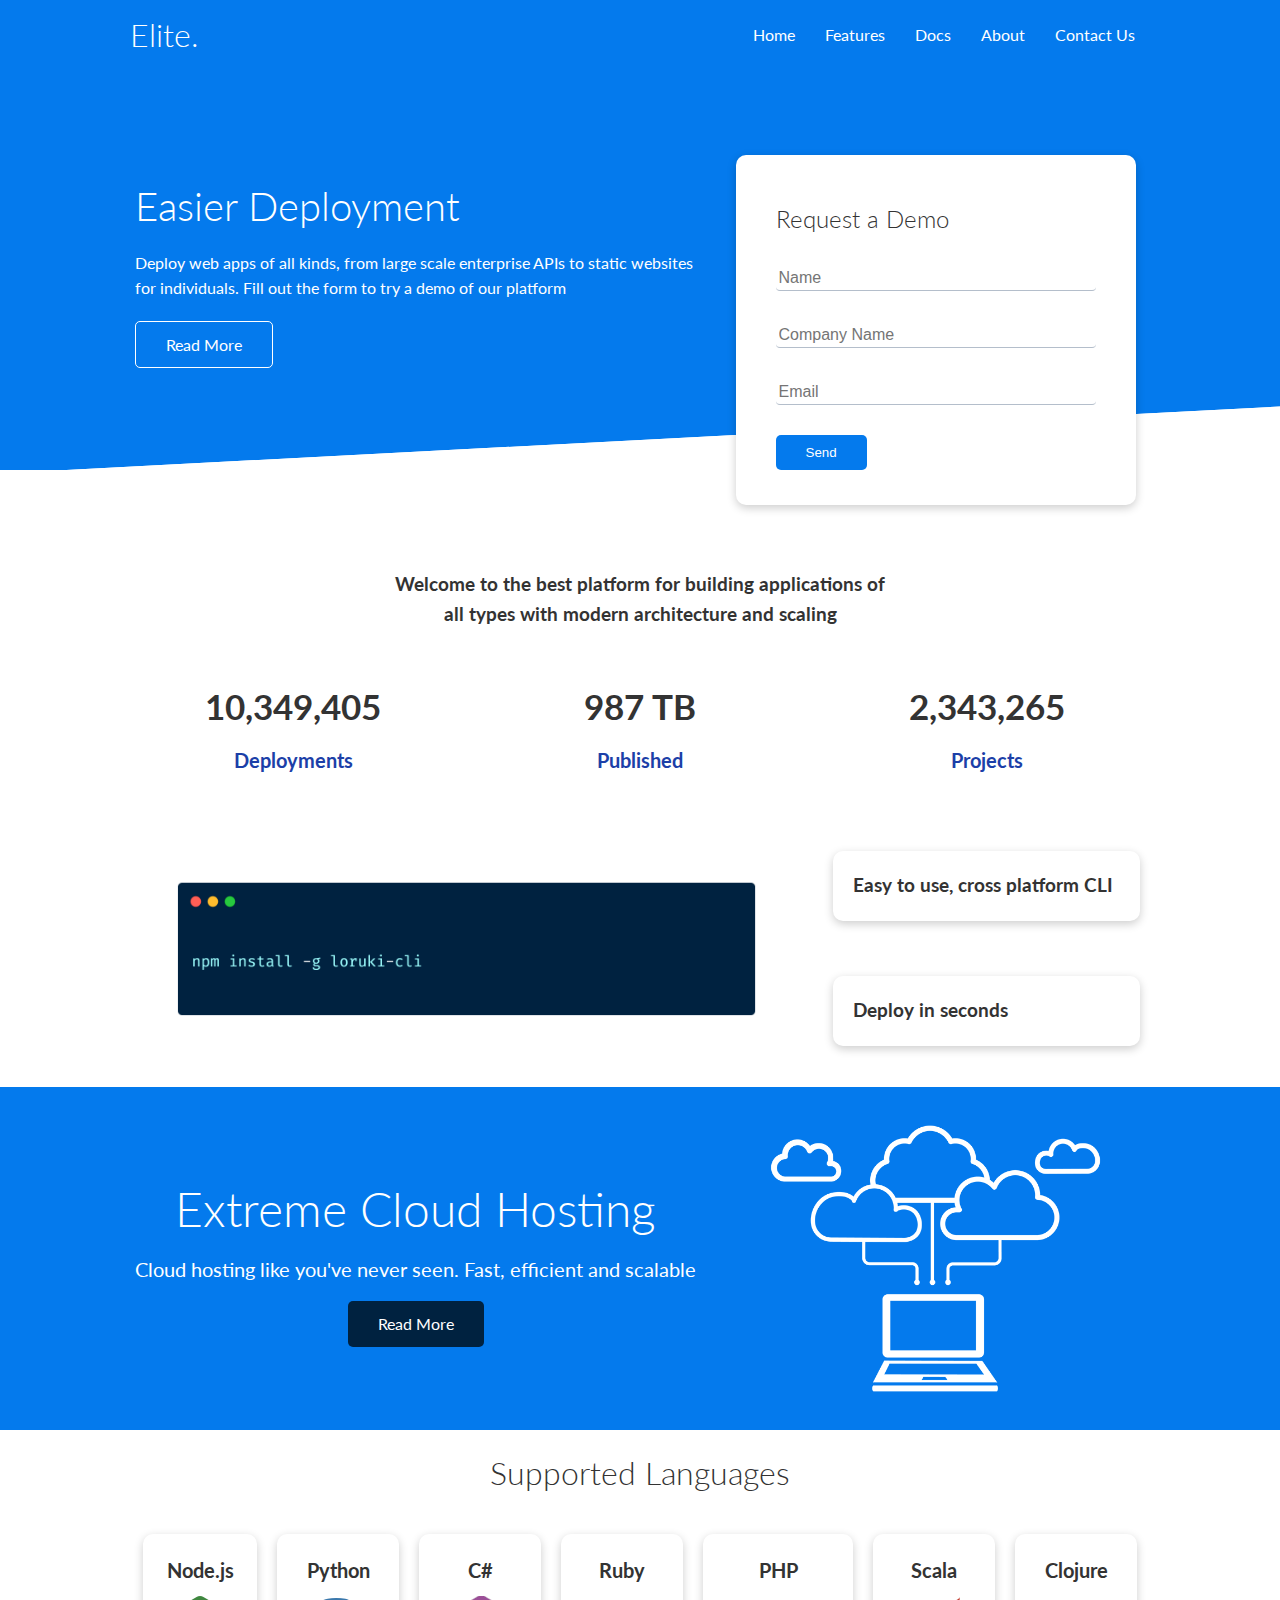
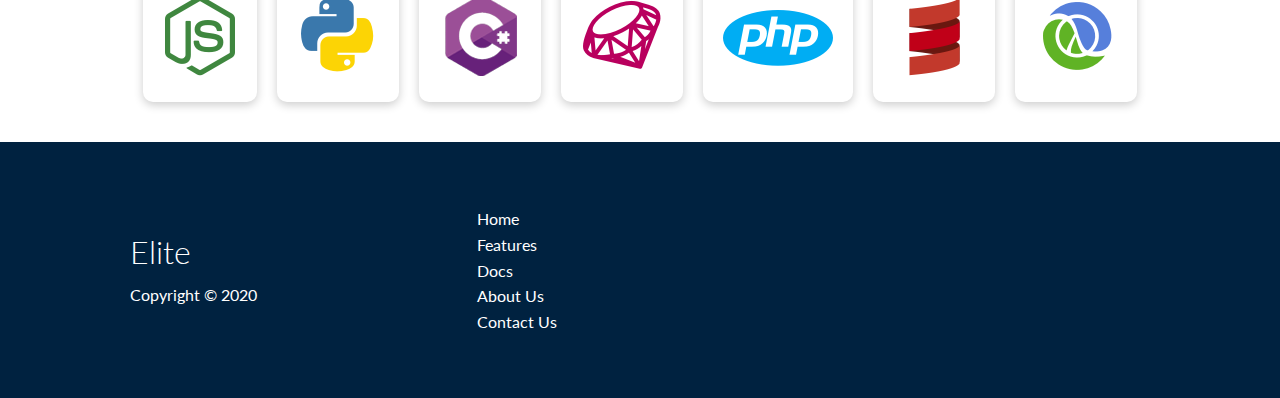
<file: New Assignment/website/index.html>
<!DOCTYPE html>
<html lang="en">
<head>
    <meta charset="UTF-8">
    <meta name="viewport" content="width=device-width, initial-scale=1.0">
    <link rel="stylesheet" href="https://cdnjs.cloudflare.com/ajax/libs/font-awesome/5.15.1/css/all.min.css" integrity="sha512-+4zCK9k+qNFUR5X+cKL9EIR+ZOhtIloNl9GIKS57V1MyNsYpYcUrUeQc9vNfzsWfV28IaLL3i96P9sdNyeRssA==" crossorigin="anonymous" />
    <link rel="stylesheet" href="css/utilities.css">
    <link rel="stylesheet" href="css/style.css">
    <title>Elite | Cloud Hosting For Everyone</title>
</head>
<body>
    <!-- Navbar -->
    <div class="navbar">
        <div class="container flex">
            <h1 class="logo">Elite.</h1>
            <nav>
                <ul>
                    <li><a href="index.html">Home</a></li>
                    <li><a href="features.html">Features</a></li>
                    <li><a href="docs.html">Docs</a></li>
                    <li><a href="about.html">About</a></li>
                    <li><a href="contact.html">Contact Us</a></li>
                </ul>
            </nav>
        </div>
    </div>
    
    <!-- Showcase -->
    <section class="showcase">
        <div class="container grid">
            <div class="showcase-text">
                <h1>Easier Deployment</h1>
                <p>Deploy web apps of all kinds, from large scale enterprise APIs to static websites for individuals. Fill out the form to try a demo of our platform</p>
                <a href="features.html" class="btn btn-outline">Read More</a>
            </div>

            <div class="showcase-form card">
                <h2>Request a Demo</h2>
                 <form>
                    <div class="form-control">
                        <input type="text" name="name" placeholder="Name" required>
                    </div>
                    <div class="form-control">
                        <input type="text" name="company" placeholder="Company Name" required>
                    </div>
                    <div class="form-control">
                        <input type="email" name="email" placeholder="Email" required>
                    </div>
                    <input type="submit" value="Send" class="btn btn-primary">
                </form>
            </div>
        </div>
    </section>

    <!-- Stats -->
    <section class="stats">
        <div class="container">
            <h3 class="stats-heading text-center my-1">
                Welcome to the best platform for building applications of all types with modern architecture and scaling
            </h3>

            <div class="grid grid-3 text-center my-4">
                <div>
                    <i class="fas fa-server fa-3x"></i>
                    <h3>10,349,405</h3>
                    <p class="text-secondary">Deployments</p>
                </div>
                <div>
                    <i class="fas fa-upload fa-3x"></i>
                    <h3>987 TB</h3>
                    <p class="text-secondary">Published</p>
                </div>
                <div>
                    <i class="fas fa-project-diagram fa-3x"></i>
                    <h3>2,343,265</h3>
                    <p class="text-secondary">Projects</p>
                </div>
            </div>
        </div>
    </section>

    <!-- Cli -->
    <section class="cli">
        <div class="container grid">
            <img src="images/cli.png" alt="">
            <div class="card">
                <h3>Easy to use, cross platform CLI</h3>
            </div>
            <div class="card">
                <h3>Deploy in seconds</h3>
            </div>
        </div>
    </section>

    <!-- Cloud -->
    <section class="cloud bg-primary my-2 py-2">
        <div class="container grid">
            <div class="text-center">
                <h2 class="lg">Extreme Cloud Hosting</h2>
                <p class="lead my-1">Cloud hosting like you've never seen. Fast, efficient and scalable</p>
                <a href="features.html" class="btn btn-dark">Read More</a>
            </div>
            <img src="images/cloud.png" alt="">
        </div>
    </section>

    <!-- Languages -->
    <section class="languages">
        <h2 class="md text-center my-2">
            Supported Languages
        </h2>
        <div class="container flex">
            <div class="card">
                <h4>Node.js</h4>
                <img src="images/logos/node.png" alt="">
            </div>
            <div class="card">
                <h4>Python</h4>
                <img src="images/logos/python.png" alt="">
              </div>
              <div class="card">
                <h4>C#</h4>
                <img src="images/logos/csharp.png" alt="">
              </div>
              <div class="card">
                <h4>Ruby</h4>
                <img src="images/logos/ruby.png" alt="">
              </div>
              <div class="card">
                <h4>PHP</h4>
                <img src="images/logos/php.png" alt="">
              </div>
              <div class="card">
                <h4>Scala</h4>
                <img src="images/logos/scala.png" alt="">
              </div>
              <div class="card">
                <h4>Clojure</h4>
                <img src="images/logos/clojure.png" alt="">
              </div>
        </div>
    </section>

    <!-- Footer -->
    <footer class="footer bg-dark py-5">
        <div class="container grid grid-3">
            <div>
                <h1>Elite
                </h1>
                <p>Copyright &copy; 2020</p>
            </div>
            <nav>
                <ul>
                    <li><a href="index.html">Home</a></li>
                    <li><a href="features.html">Features</a></li>
                    <li><a href="docs.html">Docs</a></li>
                    <li><a href="about.html">About Us</a></li>
                    <li><a href="contact.html">Contact Us</a></li>
                </ul>
            </nav>
            <div class="social">
                <a href="#"><i class="fab fa-github fa-2x"></i></a>
                <a href="#"><i class="fab fa-facebook fa-2x"></i></a>
                <a href="#"><i class="fab fa-instagram fa-2x"></i></a>
                <a href="#"><i class="fab fa-twitter fa-2x"></i></a>
            </div>
        </div>
    </footer>
</body>
</html>
</file>
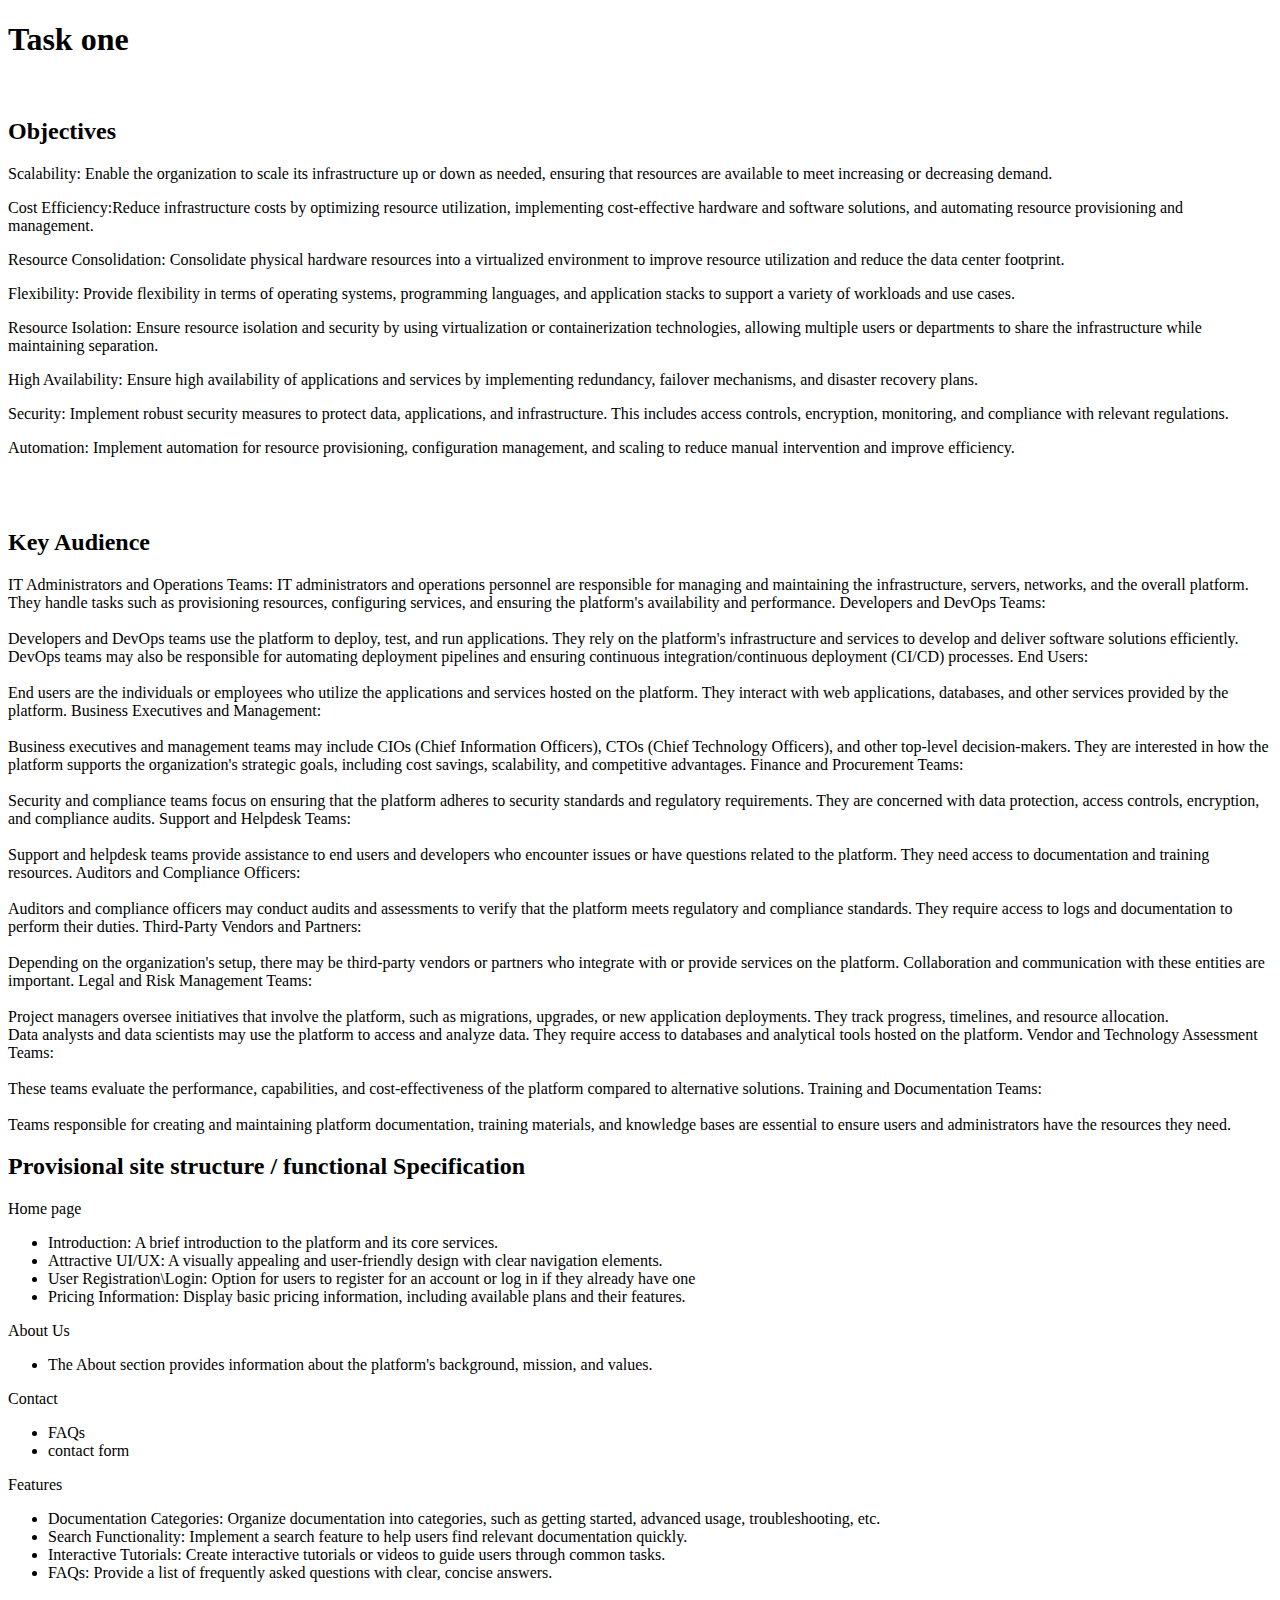
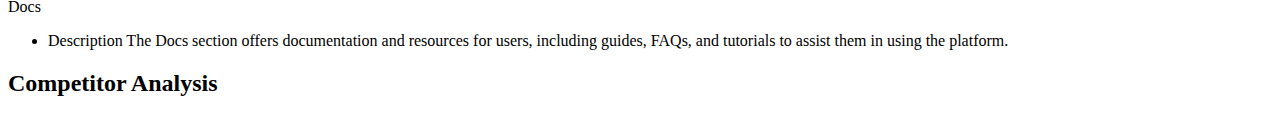
<file: New Assignment/Specification/STU117832_specification.html>
<!DOCTYPE html>
<html lang="en">

<head>
    <meta charset="UTF-8">
    <meta name="viewport" content="width=device-width, initial-scale=1.0">
    <title>Specification</title>
</head>

<body>
    <h1>Task one</h1>
    <br>
    <h2>Objectives</h2>
    <p><span>Scalability:</span> Enable the organization to scale its infrastructure up or down as needed, ensuring that
        resources are available to meet increasing or decreasing demand.</p>
    <p><span>Cost Efficiency:</span>Reduce infrastructure costs by optimizing resource utilization, implementing
        cost-effective hardware and software solutions, and automating resource provisioning and management.</p>
    <p><span>Resource Consolidation: </span> Consolidate physical hardware resources into a virtualized environment to
        improve resource utilization and reduce the data center footprint.</p>
    <p>Flexibility: Provide flexibility in terms of operating systems, programming languages, and application stacks to
        support a variety of workloads and use cases.</p>
    <p>Resource Isolation: Ensure resource isolation and security by using virtualization or containerization
        technologies, allowing multiple users or departments to share the infrastructure while maintaining separation.
    </p>
    <p>High Availability: Ensure high availability of applications and services by implementing redundancy, failover
        mechanisms, and disaster recovery plans.</p>
    <p>Security: Implement robust security measures to protect data, applications, and infrastructure. This includes
        access controls, encryption, monitoring, and compliance with relevant regulations.</p>
    <p>Automation: Implement automation for resource provisioning, configuration management, and scaling to reduce
        manual intervention and improve efficiency.</p>

    <br>
    <br>

    <h2>Key Audience</h2>
    <p>IT Administrators and Operations Teams:

        IT administrators and operations personnel are responsible for managing and maintaining the infrastructure,
        servers, networks, and the overall platform. They handle tasks such as provisioning resources, configuring
        services, and ensuring the platform's availability and performance.
        Developers and DevOps Teams: <br><br>

        Developers and DevOps teams use the platform to deploy, test, and run applications. They rely on the platform's
        infrastructure and services to develop and deliver software solutions efficiently. DevOps teams may also be
        responsible for automating deployment pipelines and ensuring continuous integration/continuous deployment
        (CI/CD) processes.
        End Users: <br><br>

        End users are the individuals or employees who utilize the applications and services hosted on the platform.
        They interact with web applications, databases, and other services provided by the platform.
        Business Executives and Management: <br><br>

        Business executives and management teams may include CIOs (Chief Information Officers), CTOs (Chief Technology
        Officers), and other top-level decision-makers. They are interested in how the platform supports the
        organization's strategic goals, including cost savings, scalability, and competitive advantages.
        Finance and Procurement Teams: <br><br>

        Security and compliance teams focus on ensuring that the platform adheres to security standards and regulatory
        requirements. They are concerned with data protection, access controls, encryption, and compliance audits.
        Support and Helpdesk Teams: <br><br>

        Support and helpdesk teams provide assistance to end users and developers who encounter issues or have questions
        related to the platform. They need access to documentation and training resources.
        Auditors and Compliance Officers: <br><br>

        Auditors and compliance officers may conduct audits and assessments to verify that the platform meets regulatory
        and compliance standards. They require access to logs and documentation to perform their duties.
        Third-Party Vendors and Partners: <br><br>

        Depending on the organization's setup, there may be third-party vendors or partners who integrate with or
        provide services on the platform. Collaboration and communication with these entities are important.
        Legal and Risk Management Teams: <br><br>

        Project managers oversee initiatives that involve the platform, such as migrations, upgrades, or new application
        deployments. They track progress, timelines, and resource allocation. <br>

        Data analysts and data scientists may use the platform to access and analyze data. They require access to
        databases and analytical tools hosted on the platform.
        Vendor and Technology Assessment Teams: <br><br>

        These teams evaluate the performance, capabilities, and cost-effectiveness of the platform compared to
        alternative solutions.
        Training and Documentation Teams: <br><br>

        Teams responsible for creating and maintaining platform documentation, training materials, and knowledge bases
        are essential to ensure users and administrators have the resources they need.
    </p>

    <h2>Provisional site structure / functional Specification</h2>

    <p>Home page</p>
    <ul>
        <li> Introduction: A brief introduction to the platform and its core services.</li>
        <li> Attractive UI/UX: A visually appealing and user-friendly design with clear navigation elements.</li>
        <li> User Registration\Login: Option for users to register for an account or log in if they already have one
        </li>
        <li>Pricing Information: Display basic pricing information, including available plans and their features.</li>
    </ul>
    <p>About Us</p>
    <ul>
        <li>The About section provides information about the platform's background, mission, and values.</li>
    </ul>


    <p>Contact </p>
    <ul>
        <li>FAQs</li>
        <li>contact form</li>
    </ul>
    <p>Features</p>
    <ul>
        <li> Documentation Categories: Organize documentation into categories, such as getting started, advanced usage,
            troubleshooting, etc.</li>
        <li> Search Functionality: Implement a search feature to help users find relevant documentation quickly.</li>
        <li> Interactive Tutorials: Create interactive tutorials or videos to guide users through common tasks.</li>
        <li> FAQs: Provide a list of frequently asked questions with clear, concise answers.</li>
    </ul>
    <p>Docs</p>
    <ul>
        <li>Description
            The Docs section offers documentation and resources for users, including guides, FAQs, and tutorials to
            assist them in using the platform.</li>
    </ul>

    <h2>Competitor Analysis</h2>

</body>

</html>
</file>
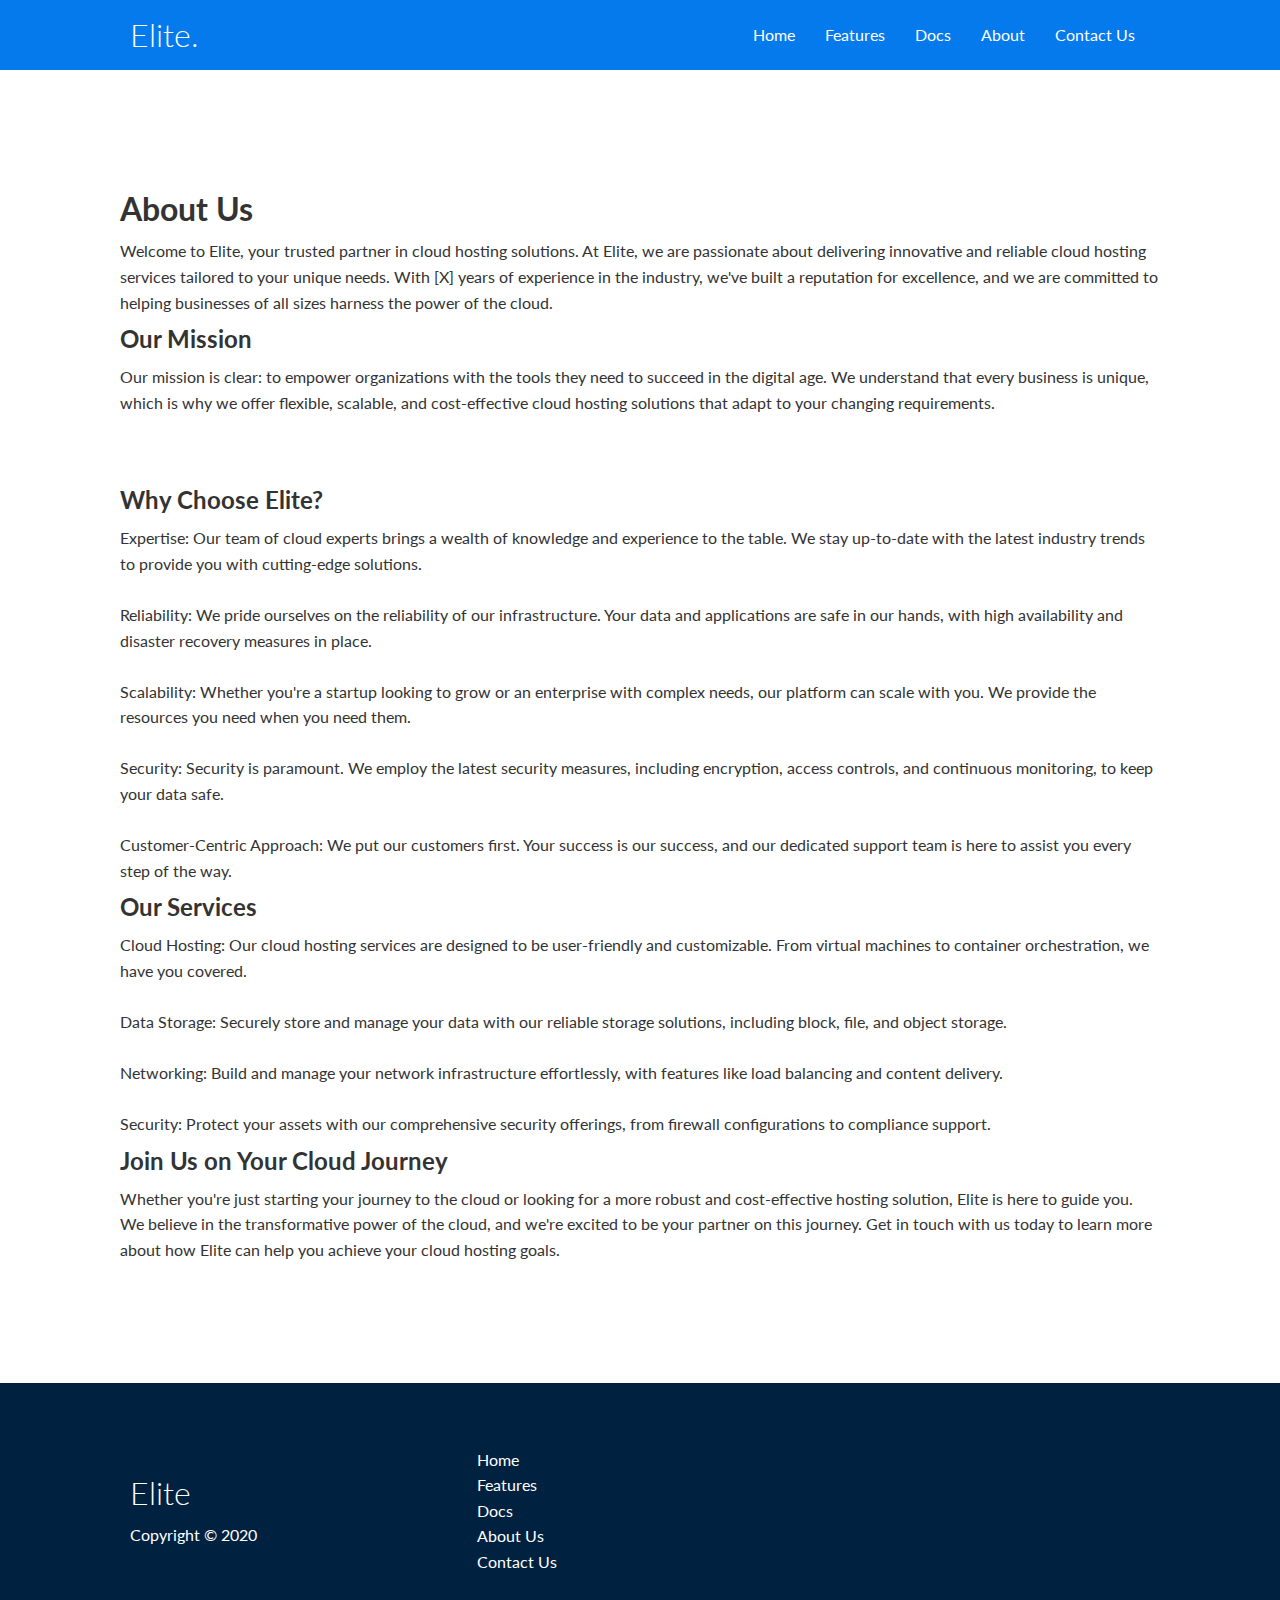
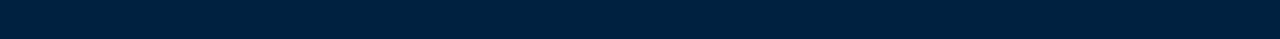
<file: New Assignment/website/about.html>
<!DOCTYPE html>
<html lang="en">

<head>
    <meta charset="UTF-8">
    <meta name="viewport" content="width=device-width, initial-scale=1.0">
    <link rel="stylesheet" href="https://cdnjs.cloudflare.com/ajax/libs/font-awesome/5.15.1/css/all.min.css"
        integrity="sha512-+4zCK9k+qNFUR5X+cKL9EIR+ZOhtIloNl9GIKS57V1MyNsYpYcUrUeQc9vNfzsWfV28IaLL3i96P9sdNyeRssA=="
        crossorigin="anonymous" />
    <link rel="stylesheet" href="css/utilities.css">
    <link rel="stylesheet" href="css/style.css">
    <title>Elite | Cloud Hosting For Everyone</title>
</head>

<body>
    <!-- Navbar -->
    <div class="navbar">
        <div class="container flex">
            <h1 class="logo">Elite.</h1>
            <nav>
                <ul>
                    <li><a href="index.html">Home</a></li>
                    <li><a href="features.html">Features</a></li>
                    <li><a href="docs.html">Docs</a></li>
                    <li><a href="about.html">About</a></li>
                    <li><a href="contact.html">Contact Us</a></li>
                </ul>
            </nav>
        </div>
    </div>
    <div style="margin: 120px;">
    <h1 style="font-weight: bolder;">About Us</h1>
    <p>Welcome to Elite, your trusted partner in cloud hosting solutions.

        At Elite, we are passionate about delivering innovative and reliable cloud hosting services tailored
        to your unique needs. With [X] years of experience in the industry, we've built a reputation for excellence, and
        we are committed to helping businesses of all sizes harness the power of the cloud.</p>

    <h2 style="font-weight: bolder;">Our Mission</h2>
    <p>Our mission is clear: to empower organizations with the tools they need to succeed in the digital age. We
        understand that every business is unique, which is why we offer flexible, scalable, and cost-effective cloud
        hosting solutions that adapt to your changing requirements.</p>
    <br>
    <br>
    <h2 style="font-weight: bolder;">Why Choose Elite?</h2>
    <ul>
        <li>Expertise: Our team of cloud experts brings a wealth of knowledge and experience to the table. We stay
            up-to-date with the latest industry trends to provide you with cutting-edge solutions.</li><br>
        <li>Reliability: We pride ourselves on the reliability of our infrastructure. Your data and applications are
            safe in our hands, with high availability and disaster recovery measures in place.</li><br>
        <li>Scalability: Whether you're a startup looking to grow or an enterprise with complex needs, our platform can
            scale with you. We provide the resources you need when you need them.</li><br>
        <li>Security: Security is paramount. We employ the latest security measures, including encryption, access
            controls, and continuous monitoring, to keep your data safe.</li><br>
        <li>Customer-Centric Approach: We put our customers first. Your success is our success, and our dedicated
            support team is here to assist you every step of the way.</li>
    </ul>
    <h2 style="font-weight: bolder;">Our Services</h2>
    <ul>
        <li>Cloud Hosting: Our cloud hosting services are designed to be user-friendly and customizable. From virtual
            machines to container orchestration, we have you covered.</li><br>
        <li>Data Storage: Securely store and manage your data with our reliable storage solutions, including block,
            file, and object storage.</li><br>
        <li>Networking: Build and manage your network infrastructure effortlessly, with features like load balancing and
            content delivery.</li><br>
        <li>Security: Protect your assets with our comprehensive security offerings, from firewall configurations to
            compliance support.</li>
    </ul>
    <h2 style="font-weight: bolder;">Join Us on Your Cloud Journey</h2>
    <p>Whether you're just starting your journey to the cloud or looking for a more robust and cost-effective hosting
        solution, Elite is here to guide you. We believe in the transformative power of the cloud, and we're
        excited to be your partner on this journey.

        Get in touch with us today to learn more about how Elite can help you achieve your cloud hosting
        goals.

    </p>
</div>
    <!-- Footer -->
    <footer class="footer bg-dark py-5">
        <div class="container grid grid-3">
            <div>
                <h1>Elite
                </h1>
                <p>Copyright &copy; 2020</p>
            </div>
            <nav>
                <ul>
                    <li><a href="index.html">Home</a></li>
                    <li><a href="features.html">Features</a></li>
                    <li><a href="docs.html">Docs</a></li>
                    <li><a href="about.html">About Us</a></li>
                    <li><a href="contact.html">Contact Us</a></li>
                </ul>
            </nav>
            <div class="social">
                <a href="#"><i class="fab fa-github fa-2x"></i></a>
                <a href="#"><i class="fab fa-facebook fa-2x"></i></a>
                <a href="#"><i class="fab fa-instagram fa-2x"></i></a>
                <a href="#"><i class="fab fa-twitter fa-2x"></i></a>
            </div>
        </div>
    </footer>
</body>

</html>
</file>
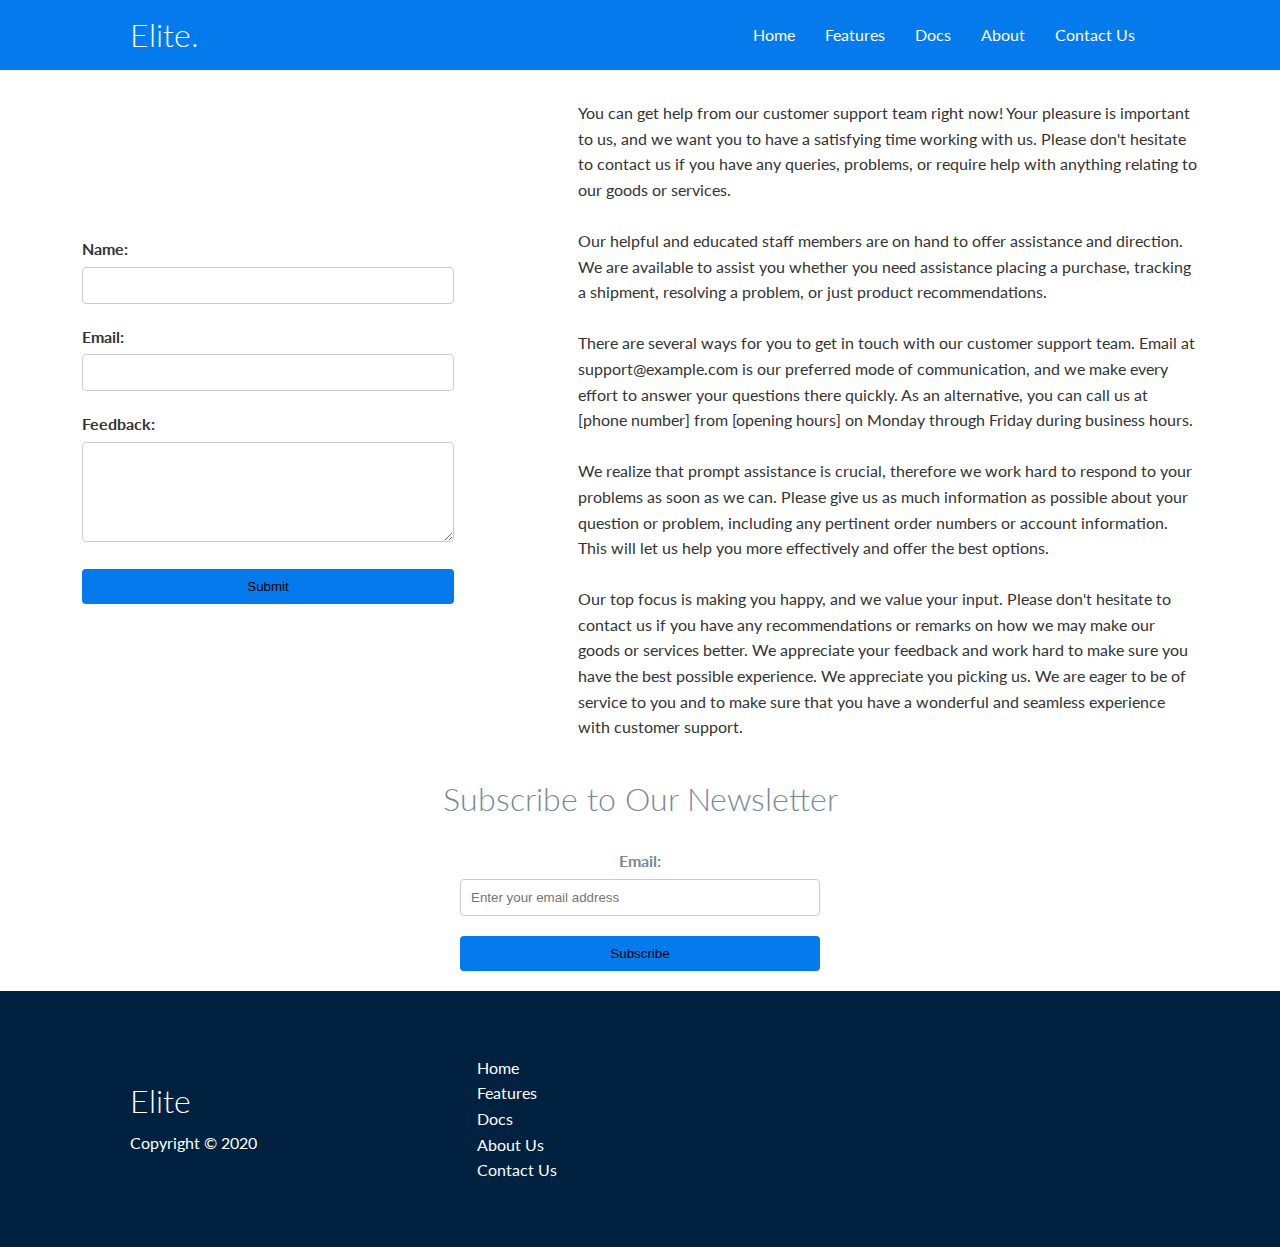
<file: New Assignment/website/contact.html>
<!DOCTYPE html>
<html lang="en">

<head>
    <meta charset="UTF-8">
    <meta name="viewport" content="width=device-width, initial-scale=1.0">
    <link rel="stylesheet" href="https://cdnjs.cloudflare.com/ajax/libs/font-awesome/5.15.1/css/all.min.css"
        integrity="sha512-+4zCK9k+qNFUR5X+cKL9EIR+ZOhtIloNl9GIKS57V1MyNsYpYcUrUeQc9vNfzsWfV28IaLL3i96P9sdNyeRssA=="
        crossorigin="anonymous" />
    <link rel="stylesheet" href="css/utilities.css">
    <link rel="stylesheet" href="css/style.css">
    <title>Elite | Cloud Hosting For Everyone</title>
</head>

<body>
    <!-- Navbar -->
    <div class="navbar">
        <div class="container flex">
            <h1 class="logo">Elite.</h1>
            <nav>
                <ul>
                    <li><a href="index.html">Home</a></li>
                    <li><a href="features.html">Features</a></li>
                    <li><a href="docs.html">Docs</a></li>
                    <li><a href="about.html">About</a></li>
                    <li><a href="contact.html">Contact Us</a></li>
                </ul>
            </nav>
        </div>
    </div>
    <!-- main -->
    
    <div class="customer-container">
        <div class="customer-sect">
            <form>
                <div class="form-group">
                    <label for="name">Name:</label>
                    <input type="text" id="name" name="name" required>
                </div>

                <div class="form-group">
                    <label for="email">Email:</label>
                    <input type="text" id="email" name="email" required>
                </div>

                <div class="form-group">
                    <label for="feedback">Feedback:</label>
                    <textarea id="feedback" name="feedback" required></textarea>
                </div>

                <button type="submit" class="submit-btn">Submit</button>
            </form>
        </div>
        <div class="customer-sect2">
            <p>You can get help from our customer support team right now! Your pleasure is important to us, and we want
                you to have a satisfying time working with us. Please don't hesitate to contact us if you have any
                queries, problems, or require help with anything relating to our goods or services.
                <br>
                <br>

                Our helpful and educated staff members are on hand to offer assistance and direction. We are available
                to assist you whether you need assistance placing a purchase, tracking a shipment, resolving a problem,
                or just product recommendations.
                <br>
                <br>
                There are several ways for you to get in touch with our customer support team. Email at
                support@example.com is our preferred mode of communication, and we make every effort to answer your
                questions there quickly. As an alternative, you can call us at [phone number] from [opening hours] on
                Monday through Friday during business hours.
                <br>
                <br>

                We realize that prompt assistance is crucial, therefore we work hard to respond to your problems as soon
                as we can. Please give us as much information as possible about your question or problem, including any
                pertinent order numbers or account information. This will let us help you more effectively and offer the
                best options.
                <br>
                <br>
                Our top focus is making you happy, and we value your input. Please don't hesitate to contact us if you
                have any recommendations or remarks on how we may make our goods or services better. We appreciate your
                feedback and work hard to make sure you have the best possible experience.

                We appreciate you picking us. We are eager to be of service to you and to make sure that you have a
                wonderful and seamless experience with customer support.

            </p>
        </div>
    </div>
    <div class="sub-news">
        <h1 class="sub-news">Subscribe to Our Newsletter</h1>
        <div class="container-news">
          <form>
            <div class="form-group">
              <label for="email">Email:</label>
              <input type="email" id="email" name="email" placeholder="Enter your email address" required>
            </div>
            
            <button type="submit" class="submit-btn-news">Subscribe</button>
          </form>
        </div>
    </div>
    
    <!-- Footer -->
    <footer class="footer bg-dark py-5">
        <div class="container grid grid-3">
            <div>
                <h1>Elite
                </h1>
                <p>Copyright &copy; 2020</p>
            </div>
            <nav>
                <ul>
                    <li><a href="index.html">Home</a></li>
                    <li><a href="features.html">Features</a></li>
                    <li><a href="docs.html">Docs</a></li>
                    <li><a href="about.html">About Us</a></li>
                    <li><a href="contact.html">Contact Us</a></li>
                </ul>
            </nav>
            <div class="social">
                <a href="#"><i class="fab fa-github fa-2x"></i></a>
                <a href="#"><i class="fab fa-facebook fa-2x"></i></a>
                <a href="#"><i class="fab fa-instagram fa-2x"></i></a>
                <a href="#"><i class="fab fa-twitter fa-2x"></i></a>
            </div>
        </div>
    </footer>
</body>

</html>
</file>
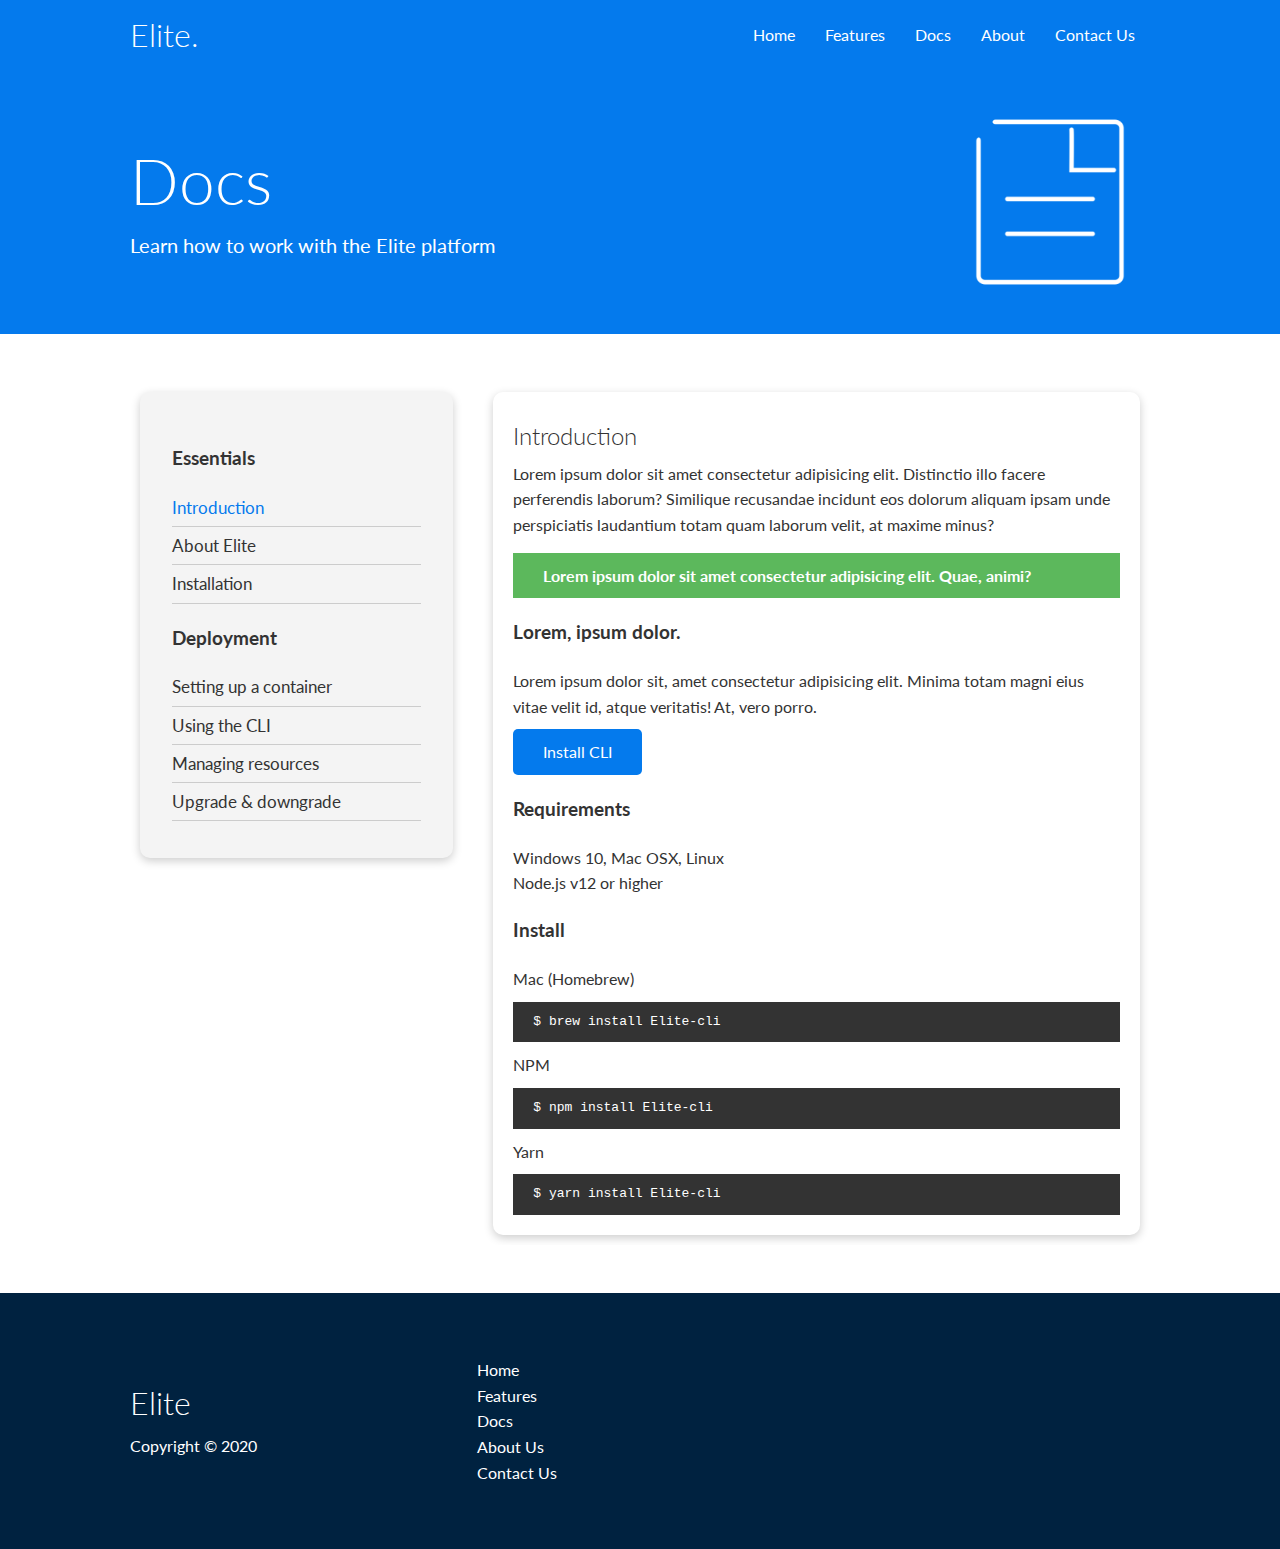
<file: New Assignment/website/docs.html>
<!DOCTYPE html>
<html lang="en">
<head>
    <meta charset="UTF-8">
    <meta name="viewport" content="width=device-width, initial-scale=1.0">
    <link rel="stylesheet" href="https://cdnjs.cloudflare.com/ajax/libs/font-awesome/5.15.1/css/all.min.css" integrity="sha512-+4zCK9k+qNFUR5X+cKL9EIR+ZOhtIloNl9GIKS57V1MyNsYpYcUrUeQc9vNfzsWfV28IaLL3i96P9sdNyeRssA==" crossorigin="anonymous" />
    <link rel="stylesheet" href="css/utilities.css">
    <link rel="stylesheet" href="css/style.css">
    <title>Elite | Cloud Hosting For Everyone</title>
</head>
<body>
    <!-- Navbar -->
    <div class="navbar">
        <div class="container flex">
            <h1 class="logo">Elite.</h1>
            <nav>
                <ul>
                    <li><a href="index.html">Home</a></li>
                    <li><a href="features.html">Features</a></li>
                    <li><a href="docs.html">Docs</a></li>
                    <li><a href="about.html">About</a></li>
                    <li><a href="contact.html">Contact Us</a></li>
                </ul>
            </nav>
        </div>
    </div>

    <!-- Head -->
    <section class="docs-head bg-primary py-3">
        <div class="container grid">
            <div>
                <h1 class="xl">Docs</h1>
                <p class="lead">
                    Learn how to work with the Elite platform
                </p>
            </div>
            <img src="images/docs.png" alt="">
        </div>
    </section>

    <!-- Docs main -->
    <section class="docs-main my-4">
        <div class="container grid">
            <div class="card bg-light p-3">
                <h3 class="my-2">Essentials</h3>
                <nav>
                    <ul>
                        <li><a class="text-primary" href="#">Introduction</a></li>
                        <li><a href="#">About Elite</a></li>
                        <li><a href="#">Installation</a></li>
                    </ul>
                </nav>

                <h3 class="my-2">Deployment</h3>
                <nav>
                    <ul>
                        <li><a href="#">Setting up a container</a></li>
							<li><a href="#">Using the CLI</a></li>
							<li><a href="#">Managing resources</a></li>
							<li><a href="#">Upgrade & downgrade</a></li>
                    </ul>
                </nav>
            </div>
            <div class="card">
                <h2>Introduction</h2>
                <p>Lorem ipsum dolor sit amet consectetur adipisicing elit. Distinctio illo facere perferendis laborum? Similique recusandae incidunt eos dolorum aliquam ipsam unde perspiciatis laudantium totam quam laborum velit, at maxime minus?</p>

                <div class="alert alert-success">
                    <i class="fas fa-info"></i> Lorem ipsum dolor sit amet consectetur adipisicing elit. Quae, animi?
                </div>

                <h3>Lorem, ipsum dolor.</h3>
                <p>Lorem ipsum dolor sit, amet consectetur adipisicing elit. Minima totam magni eius vitae velit id, atque veritatis! At, vero porro.</p>
                <a href="#" class="btn btn-primary">Install CLI</a>

                <h3>Requirements</h3>
                <ul>
                    <li>Windows 10, Mac OSX, Linux</li>
                    <li>Node.js v12 or higher</li>
                </ul>

                <h3>Install</h3>
                <p>Mac (Homebrew)</p>
                <pre><code>$ brew install Elite-cli</code></pre>
                <p>NPM</p>
                <pre><code>$ npm install Elite-cli</code></pre>
                <p>Yarn</p>
                <pre><code>$ yarn install Elite-cli</code></pre>

            </div>
        </div>
    </section>
    
    <!-- Footer -->
    <footer class="footer bg-dark py-5">
        <div class="container grid grid-3">
            <div>
                <h1>Elite
                </h1>
                <p>Copyright &copy; 2020</p>
            </div>
            <nav>
                <ul>
                    <li><a href="index.html">Home</a></li>
                    <li><a href="features.html">Features</a></li>
                    <li><a href="docs.html">Docs</a></li>
                    <li><a href="about.html">About Us</a></li>
                    <li><a href="contact.html">Contact Us</a></li>
                </ul>
            </nav>
            <div class="social">
                <a href="#"><i class="fab fa-github fa-2x"></i></a>
                <a href="#"><i class="fab fa-facebook fa-2x"></i></a>
                <a href="#"><i class="fab fa-instagram fa-2x"></i></a>
                <a href="#"><i class="fab fa-twitter fa-2x"></i></a>
            </div>
        </div>
    </footer>
</body>
</html>
</file>
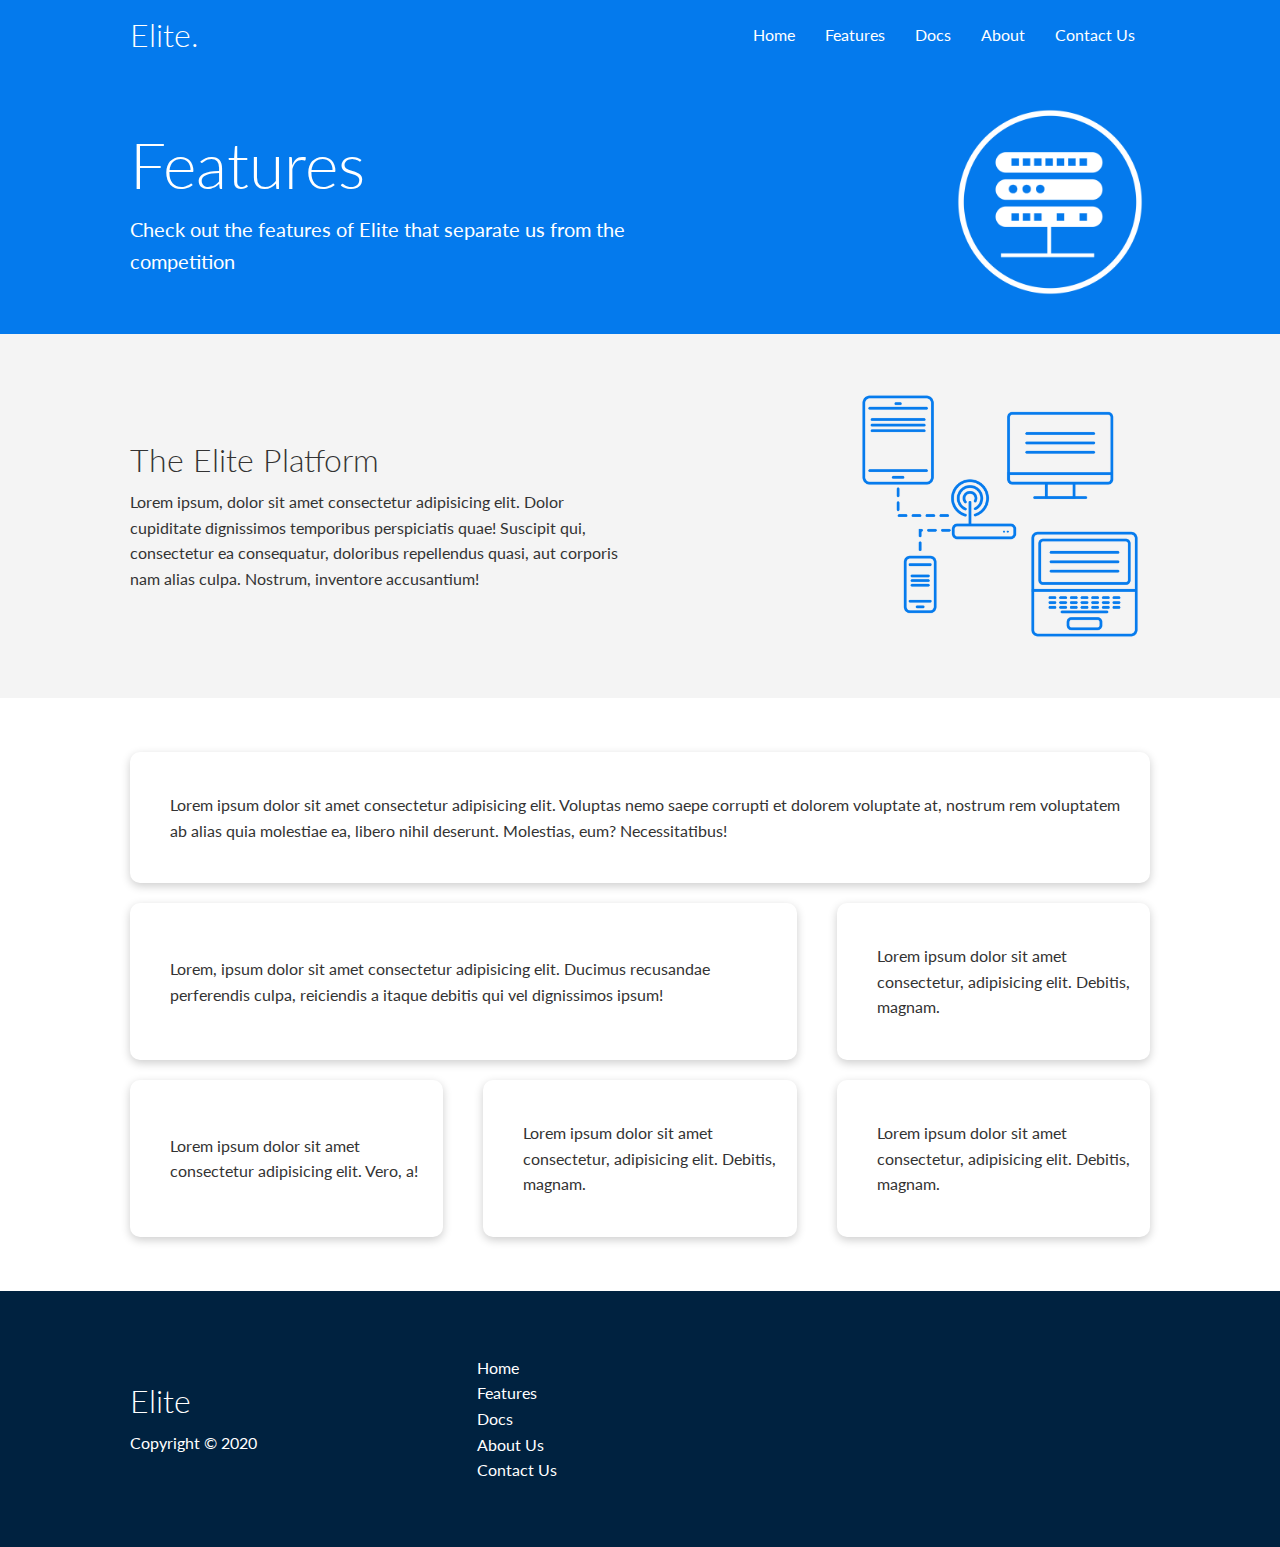
<file: New Assignment/website/features.html>
<!DOCTYPE html>
<html lang="en">
<head>
    <meta charset="UTF-8">
    <meta name="viewport" content="width=device-width, initial-scale=1.0">
    <link rel="stylesheet" href="https://cdnjs.cloudflare.com/ajax/libs/font-awesome/5.15.1/css/all.min.css" integrity="sha512-+4zCK9k+qNFUR5X+cKL9EIR+ZOhtIloNl9GIKS57V1MyNsYpYcUrUeQc9vNfzsWfV28IaLL3i96P9sdNyeRssA==" crossorigin="anonymous" />
    <link rel="stylesheet" href="css/utilities.css">
    <link rel="stylesheet" href="css/style.css">
    <title>Elite | Cloud Hosting For Everyone</title>
</head>
<body>
    <!-- Navbar -->
    <div class="navbar">
        <div class="container flex">
            <h1 class="logo">Elite.</h1>
            <nav>
                <ul>
                    <li><a href="index.html">Home</a></li>
                    <li><a href="features.html">Features</a></li>
                    <li><a href="docs.html">Docs</a></li>
                    <li><a href="about.html">About</a></li>
                    <li><a href="contact.html">Contact Us</a></li>
                </ul>
            </nav>
        </div>
    </div>

    <!-- Head -->
    <section class="features-head bg-primary py-3">
        <div class="container grid">
            <div>
                <h1 class="xl">Features</h1>
                <p class="lead">
                    Check out the features of Elite that separate us from the
						competition
                </p>
            </div>
            <img src="images/server.png" alt="">
        </div>
    </section>

    <!-- Sub head -->
    <section class="features-sub-head bg-light py-3">
        <div class="container grid">
            <div>
                <h1 class="md">The Elite Platform</h1>
                <p>
                    Lorem ipsum, dolor sit amet consectetur adipisicing elit. Dolor cupiditate dignissimos temporibus perspiciatis quae! Suscipit qui, consectetur ea consequatur, doloribus repellendus quasi, aut corporis nam alias culpa. Nostrum, inventore accusantium!
                </p>
            </div>
            <img src="images/server2.png" alt="">
        </div>
    </section>

    <section class="features-main my-2">
        <div class="container grid grid-3">
            <div class="card flex">
                <i class="fas fa-server fa-3x"></i>
                <p>Lorem ipsum dolor sit amet consectetur adipisicing elit. Voluptas nemo saepe corrupti et dolorem voluptate at, nostrum rem voluptatem ab alias quia molestiae ea, libero nihil deserunt. Molestias, eum? Necessitatibus!</p>
            </div>
            <div class="card flex">
                <i class="fas fa-network-wired fa-3x"></i>
                <p>
                    Lorem, ipsum dolor sit amet consectetur adipisicing elit. Ducimus
                    recusandae perferendis culpa, reiciendis a itaque debitis qui vel
                    dignissimos ipsum!
                </p>
            </div>
            <div class="card flex">
                <i class="fas fa-laptop-code fa-3x"></i>
                <p>
                    Lorem ipsum dolor sit amet consectetur, adipisicing elit. Debitis,
                    magnam.
                </p>
            </div>
            <div class="card flex">
                <i class="fas fa-database fa-3x"></i>
                <p>
                    Lorem ipsum dolor sit amet consectetur adipisicing elit. Vero, a!
                </p>
            </div>
            <div class="card flex">
                <i class="fas fa-power-off fa-3x"></i>
                <p>
                    Lorem ipsum dolor sit amet consectetur, adipisicing elit. Debitis,
                    magnam.
                </p>
            </div>
            <div class="card flex">
                <i class="fas fa-upload fa-3x"></i>
                <p>
                    Lorem ipsum dolor sit amet consectetur, adipisicing elit. Debitis,
                    magnam.
                </p>
            </div>
        </div>
    </section>

    <!-- Footer -->
    <footer class="footer bg-dark py-5">
        <div class="container grid grid-3">
            <div>
                <h1>Elite
                </h1>
                <p>Copyright &copy; 2020</p>
            </div>
            <nav>
                <ul>
                    <li><a href="index.html">Home</a></li>
                    <li><a href="features.html">Features</a></li>
                    <li><a href="docs.html">Docs</a></li>
                    <li><a href="about.html">About Us</a></li>
                    <li><a href="contact.html">Contact Us</a></li>
                </ul>
            </nav>
            <div class="social">
                <a href="#"><i class="fab fa-github fa-2x"></i></a>
                <a href="#"><i class="fab fa-facebook fa-2x"></i></a>
                <a href="#"><i class="fab fa-instagram fa-2x"></i></a>
                <a href="#"><i class="fab fa-twitter fa-2x"></i></a>
            </div>
        </div>
    </footer>
</body>
</html>
</file>
<file: New Assignment/website/css/utilities.css>
.container {
  max-width: 1100px;
  margin: 0 auto;
  overflow: auto;
  padding: 0 40px;
}

.card {
  background-color: #fff;
  color: #333;
  border-radius: 10px;
  box-shadow: 0 3px 10px rgba(0, 0, 0, 0.2);
  padding: 20px;
  margin: 10px;
}

.btn {
  display: inline-block;
  padding: 10px 30px;
  cursor: pointer;
  background: var(--primary-color);
  color: #fff;
  border: none;
  border-radius: 5px;
}

.btn-outline {
  background-color: transparent;
  border: 1px #fff solid;
}

.btn:hover {
  transform: scale(0.98);
}

/* Backgrounds & colored buttons */
.bg-primary,
.btn-primary {
  background-color: var(--primary-color);
  color: #fff;
}

.bg-secondary,
.btn-secondary {
  background-color: var(--secondary-color);
  color: #fff;
}

.bg-dark,
.btn-dark {
  background-color: var(--dark-color);
  color: #fff;
}

.bg-light,
.btn-light {
  background-color: var(--light-color);
  color: #333;
}

.bg-primary a,
.btn-primary a,
.bg-secondary a,
.btn-secondary a,
.bg-dark a,
.btn-dark a {
  color: #fff;
}

/* Text colors */
.text-primary {
  color: var(--primary-color);
}

.text-secondary {
  color: var(--secondary-color);
}

.text-dark {
  color: var(--dark-color);
}

.text-light {
  color: var(--light-color);
}

/* Text sizes */
.lead {
  font-size: 20px;
}

.sm {
  font-size: 1rem;
}

.md {
  font-size: 2rem;
}

.lg {
  font-size: 3rem;
}

.xl {
  font-size: 4rem;
}

.text-center {
  text-align: center;
}

/* Alert */
.alert {
  background-color: var(--light-color);
  padding: 10px 20px;
  font-weight: bold;
  margin: 15px 0;
}

.alert i {
  margin-right: 10px;
}

.alert-success {
  background-color: var(--success-color);
  color: #fff;
}

.alert-error {
  background-color: var(--error-color);
  color: #fff;
}

.flex {
  display: flex;
  justify-content: center;
  align-items: center;
  height: 100%;
}

.grid {
  display: grid;
  grid-template-columns: repeat(2, 1fr);
  gap: 20px;
  justify-content: center;
  align-items: center;
  height: 100%;
}

.grid-3 {
  grid-template-columns: repeat(3, 1fr);
}

/* Margin */
.my-1 {
  margin: 1rem 0;
}

.my-2 {
  margin: 1.5rem 0;
}

.my-3 {
  margin: 2rem 0;
}

.my-4 {
  margin: 3rem 0;
}

.my-5 {
  margin: 4rem 0;
}

.m-1 {
  margin: 1rem;
}

.m-2 {
  margin: 1.5rem;
}

.m-3 {
  margin: 2rem;
}

.m-4 {
  margin: 3rem;
}

.m-5 {
  margin: 4rem;
}

/* Padding */
.py-1 {
  padding: 1rem 0;
}

.py-2 {
  padding: 1.5rem 0;
}

.py-3 {
  padding: 2rem 0;
}

.py-4 {
  padding: 3rem 0;
}

.py-5 {
  padding: 4rem 0;
}

.p-1 {
  padding: 1rem;
}

.p-2 {
  padding: 1.5rem;
}

.p-3 {
  padding: 2rem;
}

.p-4 {
  padding: 3rem;
}

.p-5 {
  padding: 4rem;
}
.customer-container{
  display: flex;
  justify-content: space-around;
  align-items: center;
  margin: 0 auto;
  background-color: #ffffff;
  padding: 20px;
  border-radius: 5px;
}
.customer-sect{
  width: 30%;
}
.customer-sect2{
  width: 50%;
}

.form-group {
  margin-bottom: 20px;
}

label {
  display: block;
  font-weight: bold;
  margin-bottom: 5px;
}

input[type="text"],
textarea {
  width: 100%;
  padding: 10px;
  border: 1px solid #ccc;
  border-radius: 4px;
}

textarea {
  resize: vertical;
  height: 100px;
}

.submit-btn {
  display: block;
  width: 100%;
  padding: 10px;
  background-color: #047aed;
  color: black;
  border: none;
  border-radius: 4px;
  cursor: pointer;
}

.submit-btn:hover {
  background-color:#047aed;
}
/* subscribe */
.sub-news {
  text-align: center;
  color: lightslategray;
}

.container-news {
  max-width: 400px;
  margin: 0 auto;
  background-color: #ffffff;
  padding: 20px;
  border-radius: 5px;
}

.form-group {
  margin-bottom: 20px;
}

label {
  display: block;
  font-weight: bold;
  margin-bottom: 5px;
}

input[type="email"] {
  width: 100%;
  padding: 10px;
  border: 1px solid #ccc;
  border-radius: 4px;
}

.submit-btn-news {
  display: block;
  width: 100%;
  padding: 10px;
  background-color: #047aed;
  color: black;
  border: none;
  border-radius: 4px;
  cursor: pointer;
}

.submit-btn:hover {
  background-color: #45a049;
}
</file>
<file: New Assignment/website/css/style.css>
@import url('https://fonts.googleapis.com/css2?family=Lato:wght@300&display=swap');

:root {
  --primary-color: #047aed;
  --secondary-color: #1c3fa8;
  --dark-color: #002240;
  --light-color: #f4f4f4;
  --success-color: #5cb85c;
  --error-color: #d9534f;
}

* {
  box-sizing: border-box;
  padding: 0;
  margin: 0;
}

body {
  font-family: 'Lato', sans-serif;
  color: #333;
  line-height: 1.6;
}

ul {
  list-style-type: none;
}

a {
  text-decoration: none;
  color: #333;
}

h1,
h2 {
  font-weight: 300;
  line-height: 1.2;
  margin: 10px 0;
}

p {
  margin: 10px 0;
}

img {
  width: 100%;
}

code,
pre {
  background: #333;
  color: #fff;
  padding: 10px;
}

.hidden {
  visibility: hidden;
  height: 0;
}

/* Navbar */
.navbar {
  background-color: var(--primary-color);
  color: #fff;
  height: 70px;
}

.navbar ul {
  display: flex;
}

.navbar a {
  color: #fff;
  padding: 10px;
  margin: 0 5px;
}

.navbar a:hover {
  border-bottom: 2px #fff solid;
}

.navbar .flex {
  justify-content: space-between;
}

/* Showcase */
.showcase {
  height: 400px;
  background-color: var(--primary-color);
  color: #fff;
  position: relative;
}

.showcase h1 {
  font-size: 40px;
}

.showcase p {
  margin: 20px 0;
}

.showcase .grid {
  overflow: visible;
  grid-template-columns: 55% auto;
  gap: 30px;
}

.showcase-text {
  animation: slideInFromLeft 1s ease-in;
}

.showcase-form {
  position: relative;
  top: 60px;
  height: 350px;
  width: 400px;
  padding: 40px;
  z-index: 100;
  justify-self: flex-end;
  animation: slideInFromRight 1s ease-in;
}

.showcase-form .form-control {
  margin: 30px 0;
}

.showcase-form input[type='text'],
.showcase-form input[type='email'] {
  border: 0;
  border-bottom: 1px solid #b4becb;
  width: 100%;
  padding: 3px;
  font-size: 16px;
}

.showcase-form input:focus {
  outline: none;
}

.showcase::before,
.showcase::after {
  content: '';
  position: absolute;
  height: 100px;
  bottom: -70px;
  right: 0;
  left: 0;
  background: #fff;
  transform: skewY(-3deg);
  -webkit-transform: skewY(-3deg);
  -moz-transform: skewY(-3deg);
  -ms-transform: skewY(-3deg);
}

/* Stats */
.stats {
  padding-top: 100px;
  animation: slideInFromBottom 1s ease-in;
}

.stats-heading {
  max-width: 500px;
  margin: auto;
}

.stats .grid h3 {
  font-size: 35px;
}

.stats .grid p {
  font-size: 20px;
  font-weight: bold;
}

/* Cli */
.cli .grid {
  grid-template-columns: repeat(3, 1fr);
  grid-template-rows: repeat(2, 1fr);
}

.cli .grid > *:first-child {
  grid-column: 1 / span 2;
  grid-row: 1 / span 2;
}

/* Cloud */
.cloud .grid {
  grid-template-columns: 4fr 3fr;
}

/* Languages */

.languages .flex {
  flex-wrap: wrap;
}

.languages .card {
  text-align: center;
  margin: 18px 10px 40px;
  transition: transform 0.2s ease-in;
}

.languages .card h4 {
  font-size: 20px;
  margin-bottom: 10px;
}

.languages .card:hover {
  transform: translateY(-15px);
}

/* Features */
.features-head img,
.docs-head img {
  width: 200px;
  justify-self: flex-end;
}

.features-sub-head img {
  width: 300px;
  justify-self: flex-end;
}

.features-main .card > i {
  margin-right: 20px;
}

.features-main .grid {
  padding: 30px;
}

.features-main .grid > *:first-child {
  grid-column: 1 / span 3;
}

.features-main .grid > *:nth-child(2) {
  grid-column: 1 / span 2;
}

/* Docs */
.docs-main h3 {
  margin: 20px 0;
}

.docs-main .grid {
  grid-template-columns: 1fr 2fr;
  align-items: flex-start;
}

.docs-main nav li {
  font-size: 17px;
  padding-bottom: 5px;
  margin-bottom: 5px;
  border-bottom: 1px #ccc solid;
}

.docs-main a:hover {
  font-weight: bold;
}

/* Footer */
.footer .social a {
  margin: 0 10px;
}

/* Animations */
@keyframes slideInFromLeft {
  0% {
    transform: translateX(-100%);
  }

  100% {
    transform: translateX(0);
  }
}

@keyframes slideInFromRight {
  0% {
    transform: translateX(100%);
  }

  100% {
    transform: translateX(0);
  }
}

@keyframes slideInFromTop {
  0% {
    transform: translateY(-100%);
  }

  100% {
    transform: translateX(0);
  }
}

@keyframes slideInFromBottom {
  0% {
    transform: translateY(100%);
  }

  100% {
    transform: translateX(0);
  }
}

/* Tablets and under */
@media (max-width: 768px) {
  .grid,
  .showcase .grid,
  .stats .grid,
  .cli .grid,
  .cloud .grid,
  .features-main .grid,
  .docs-main .grid {
    grid-template-columns: 1fr;
    grid-template-rows: 1fr;
  }

  .showcase {
    height: auto;
  }

  .showcase-text {
    text-align: center;
    margin-top: 40px;
    animation: slideInFromTop 1s ease-in;
  }

  .showcase-form {
    justify-self: center;
    margin: auto;
    animation: slideInFromBottom 1s ease-in;
  }

  .cli .grid > *:first-child {
    grid-column: 1;
    grid-row: 1;
  }

  .features-head,
  .features-sub-head,
  .docs-head {
    text-align: center;
  }

  .features-head img,
  .features-sub-head img,
  .docs-head img {
    justify-self: center;
  }

  .features-main .grid > *:first-child,
  .features-main .grid > *:nth-child(2) {
    grid-column: 1;
  }
}

/* Mobile */
@media (max-width: 500px) {
  .navbar {
    height: 110px;
  }

  .navbar .flex {
    flex-direction: column;
  }

  .navbar ul {
    padding: 10px;
    background-color: rgba(0, 0, 0, 0.1);
  }
  
  .showcase-form {
    width: 300px;
  }
}
</file>
